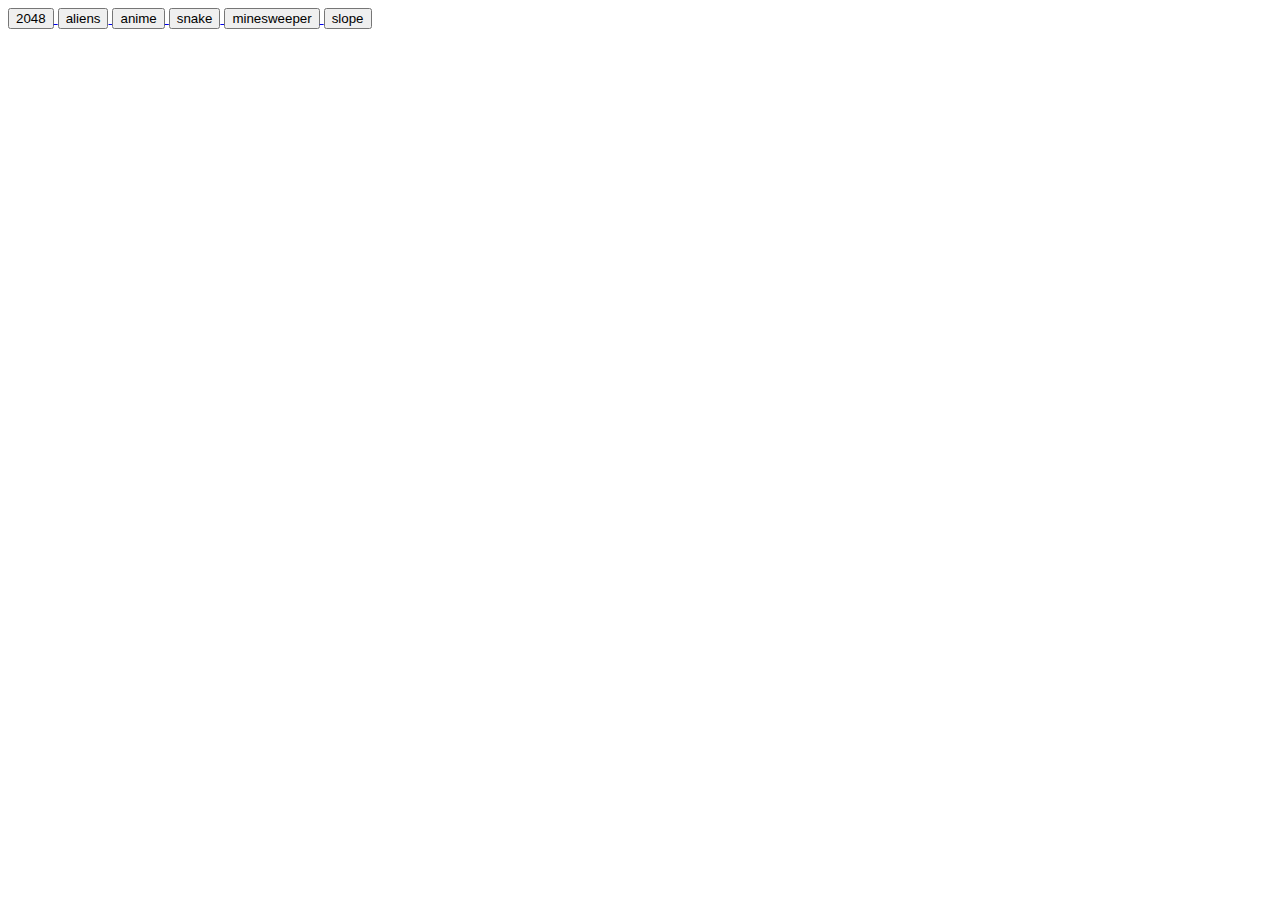
<file: index.html>
<!DOCTYPE html>

<html>
  
  <head>
    
    <title>Blocked games</title>
  
  </head>

  <body> 
    
    <a href="2048_parent/2048.html">
        <button type="button">2048</button>
    </a>
    
    <a href="aliens_parent/aliens.html">
              
        <button type="button">aliens</button>
    </a>
    
    <a href="animeclicker_parent/anime.html">
        <button type="button">anime</button>
    </a>
    
    <a href="snake_parent/snake.html">
        <button type="button">snake</button>
    </a>
    
    <a href="minesweeper_parent/minesweeper.html">
        <button type="button">minesweeper</button>
    </a>
    
    <a href="slopegame_parent/slope.html">
        <button type="button">slope</button>
    </a>
    

  </body>

</html>
</file>
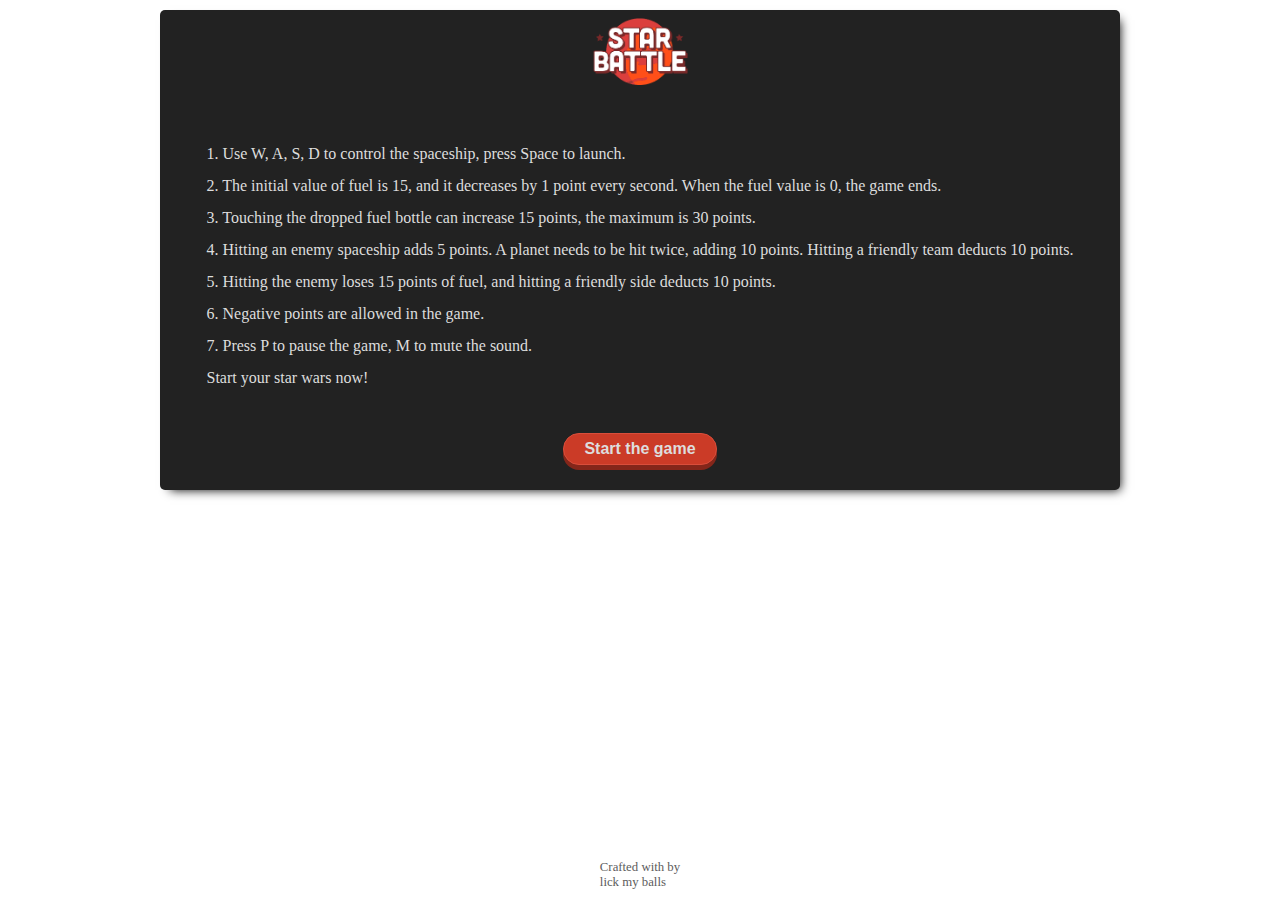
<file: aliens_parent/index.html>
<!DOCTYPE html>
<html lang="en">

<head>
    <meta charset="UTF-8">
    <meta name="viewport" content="width=device-width, initial-scale=1.0">
    <meta http-equiv="X-UA-Compatible" content="ie=edge">
    <link rel="stylesheet" href="css/common.css">
    <link rel="stylesheet" href="css/style.css">
    <title>Star Battle</title>
</head>

<body>
    <!-- Game -->
    <div id="app">
        <div id="logo">
            <img src="./img/logo-01.png" alt="logo">
        </div>
        <div id="container" class="absolute">
            <div id="start" class="column">
                <p class="message pre">
                    1. Use W, A, S, D to control the spaceship, press Space to launch.
                    2. The initial value of fuel is 15, and it decreases by 1 point every second. When the fuel value is 0, the game ends.
                    3. Touching the dropped fuel bottle can increase 15 points, the maximum is 30 points.
                    4. Hitting an enemy spaceship adds 5 points. A planet needs to be hit twice, adding 10 points. Hitting a friendly team deducts 10 points.
                    5. Hitting the enemy loses 15 points of fuel, and hitting a friendly side deducts 10 points.
                    6. Negative points are allowed in the game.
                    7. Press P to pause the game, M to mute the sound.
                    Start your star wars now!
                </p>
                <button id="start-btn" class="btn">
                    <p>Start the game</p>
                    <p>Loading...</p>
                </button>
            </div>
            <div id="play" class="absolute">
                <canvas id="canvas" class="absolute"></canvas>
                <div class="content absolute">
                    <div class="header">
                        <ul class="info">
                            <li>
                                <img src="./img/time3.png" alt="time">
                                <span id="time">00</span>
                            </li>
                            <li>
                                <img src="./img/fuel2.png" alt="fuel">
                                <span id="fuel">00</span>
                            </li>
                            <li>
                                <img src="./img/score.png" alt="score">
                                <span id="score">00</span>
                            </li>
                            <li>
                                <img src="./img/playerBullet.png" alt="score">
                                <span id="shoot">00</span>
                            </li>

                        </ul>
                        <ul class="option">
                            <li id="game-font-size-add">
                                <img class="pause" src="./img/a+.png" alt="time">
                            </li>
                            <li id="game-font-size-reduce">
                                <img class="pause" src="./img/a-.png" alt="time">
                            </li>
                            <li id="game-mute-btn">
                                <img class="pause" src="./img/mute.png" alt="time">
                                <img class="pause" src="./img/speaker.png" alt="time">
                            </li>
                            <li id="game-pause-btn">
                                <img class="pause" src="./img/play.png" alt="time">
                                <img class="pause" src="./img/pause.png" alt="time">
                            </li>
                        </ul>
                    </div>
                </div>
            </div>
            <div id="over" class="column absolute">
                <div class="game-data">
                    <p class="message">
                        <span>
                            <img src="./img/time3.png" alt="time">
                        </span>
                        <span>
                            --
                        </span>
                        <span class="time">00</span>
                    </p>
                    <p class="message">
                        <span>
                            <img src="./img/score.png" alt="score">
                        </span>
                        <span>
                            --
                        </span>
                        <span class="score">00</span>
                    </p>
                    <p class="message">
                        <span>
                            <img src="./img/playerBullet.png" alt="score">
                        </span>
                        <span>
                            --
                        </span>
                        <span class="shoot">00</span>
                    </p>
                </div>
                <input type="text" id="name" placeholder="Please enter your name" />
                <button id="submit-btn" class="btn" disabled>
                    Continue the game
                </button>
            </div>
            <div id="rank" class="column absolute">
                <table class="scroll">
                    <thead>
                        <tr>
                            <th>rank</th>
                            <th>Name</th>
                            <th>Score</th>
                            <th>seconds</th>
                        </tr>
                    </thead>
                    <tbody>

                    </tbody>
                </table>
                <button id="restart-btn" class="btn">
                    back to start
                </button>
            </div>
        </div>
    </div>
    <footer>
        <span>Crafted with by
            <p>lick my balls<p/>
        </span>
    </footer>
    <script src="js/config/config.js"></script>
    <script src="js/utils/utils.js"></script>
    <script src="js/utils/res.js"></script>
    <script src="js/class/scene.js"></script>
    <script src="js/class/cooldown.js"></script>
    <script src="js/class/element.js"></script>
    <script src="js/class/animation.js"></script>
    <script src="js/class/plane.js"></script>
    <script src="js/class/bullet.js"></script>
    <script src="js/class/player.js"></script>
    <script src="js/class/enemy.js"></script>
    <script src="js/class/meteorite.js"></script>
    <script src="js/class/friend.js"></script>
    <script src="js/class/star.js"></script>
    <script src="js/class/fuel.js"></script>
    <script src="js/scenes/start.js"></script>
    <script src="js/scenes/play.js"></script>
    <script src="js/scenes/over.js"></script>
    <script src="js/scenes/rank.js"></script>
    <script src="js/game.js"></script>
    <script src="js/main.js"></script>
</body>

</html>
</file>
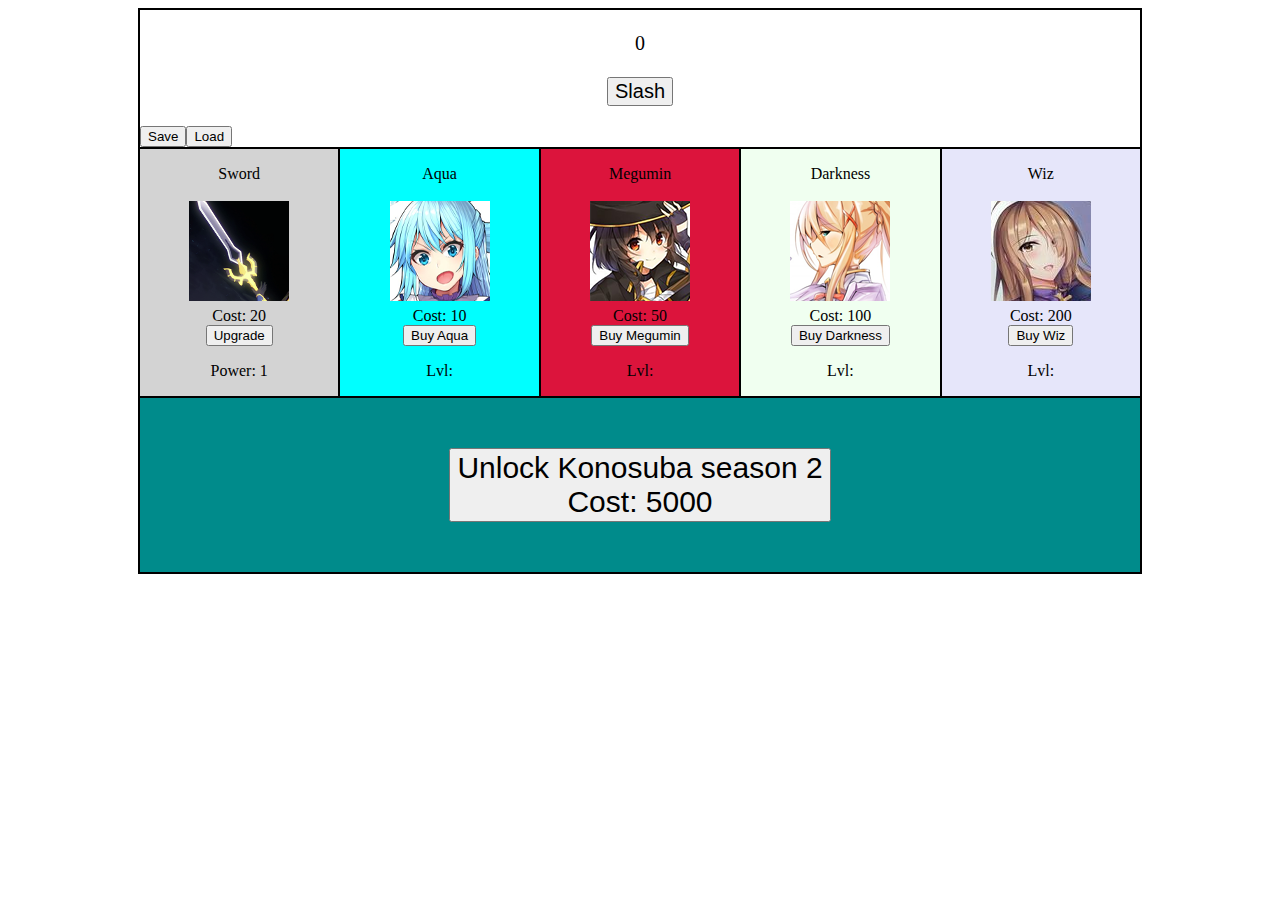
<file: animeclicker_parent/index.html>
<!DOCTYPE html>
<html lang="en">

<head>
    <meta charset="UTF-8">
    <title>Anime clicker</title>
    <style>
        h1 {
            font-family: sans-serif;
        }

        img {
            border: 2px solid rgba(0, 0, 0, 0);
        }

        #innpakning {
            margin: auto;
            max-width: 1000px;
            min-width: 420px;
            border: solid 2px black;
        }

        .counter {
            margin: auto;
            margin-top: 20px;
            margin-bottom: 20px;
            padding: 2px;
            text-align: center;
            font-size: 20px;
        }

        .flexbox {
            display: flex;
            justify-content: space-around;
            flex-wrap: wrap;
        }

        .item {
            flex-grow: 1;
            flex-basis: 15%
        }

        .wrap {
            text-align: center;
        }

        .red {
            background-color: red;
        }

        .cost {
            margin: 0;
        }

        .swordCost {
            margin: 0;
        }

        .rightSolid {
            border-right: 2px solid black;
            border-top: 2px solid black;
        }

        .swordBackground {
            background-color: lightgray;
            border-right: 2px solid black;
            border-top: 2px solid black;
        }

        .aquaBackground {
            background-color: aqua;
            border-right: 2px solid black;
            border-top: 2px solid black;
        }

        .meguminBackground {
            background-color: crimson;
            border-right: 2px solid black;
            border-top: 2px solid black;
        }

        .darknessBackground {
            background-color: honeydew;
            border-right: 2px solid black;
            border-top: 2px solid black;
        }

        .wizBackground {
            background-color: lavender;
            border-top: 2px solid black;
        }

        .slash {
            margin-bottom: 20px;
            font-size: 20px;
        }

        .bought {
            border: 2px solid gold;
        }

        .break {
            flex-basis: 100%;
            border-top: 2px solid black;
            background-color: darkcyan;
        }

        .seasonButton {
            margin: 50px;
            font-size: 30px;
        }

        .counterDiv {
            margin: auto;
            position: fixed;
            width: 100%;
            transition: all 1s;
        }

        .fixingDiv {
            max-width: 420px;
            background-color: white;
            border: 2px solid black;
        }

        .hide {
            opacity: 0;
            left: -100%;
        }

        .show {
            opacity: 1;
            left: 0;
        }

    </style>
</head>

<body>
    <div id="innpakning">
        <div class="counterDiv hide">
            <div class="fixingDiv">
                <p class="counter">0</p>
                <div class="wrap"><button class="slash">Slash</button></div>
            </div>
        </div>
        <div>
            <p class="counter">0</p>
            <div class="wrap"><button class="slash">Slash</button></div>
            <button class="save">Save</button><button class="load">Load</button>
        </div>

        <div class="flexbox">
            <div class="item swordBackground">
                <div class="wrap">
                    <p>Sword</p>
                    <img src="sword.png">
                    <p class="swordCost">Cost: 20</p><button class="swordButton">Upgrade</button>
                    <p class="power">Power: 1</p>
                </div>
            </div>
            <div class="item aquaBackground">
                <div class="wrap">
                    <p>Aqua</p>
                    <img src="aqua.png" class="heroPic">
                    <p class="cost">Cost: 10</p><button class="heroButton aqua">Buy Aqua</button>
                    <p class="lvl aqua">Lvl:</p>
                </div>
            </div>
            <div class="item meguminBackground">
                <div class="wrap">
                    <p>Megumin</p><img src="megumin.png" class="heroPic">
                    <p class="cost">Cost: 50</p><button class="heroButton megumin">Buy Megumin</button>
                    <p class="lvl megumin">Lvl:</p>
                </div>
            </div>
            <div class="item darknessBackground">
                <div class="wrap">
                    <p>Darkness</p><img src="darkness.png" class="heroPic">
                    <p class="cost">Cost: 100</p><button class="heroButton darkness">Buy Darkness</button>
                    <p class="lvl darkness">Lvl:</p>
                </div>
            </div>
            <div class="item wizBackground">
                <div class="wrap">
                    <p>Wiz</p><img src="wiz.png" class="heroPic">
                    <p class="cost">Cost: 200</p><button class="heroButton wiz">Buy Wiz</button>
                    <p class="lvl wiz">Lvl:</p>
                </div>
            </div>
        </div>

    </div>
    <script>
        var getCounter = document.querySelectorAll(".counter");
        var getSlash = document.querySelectorAll(".slash");
        var getSwordUpgrade = document.querySelector(".swordButton");
        var getSwordInfo = document.querySelector(".power");
        var getSwordCost = document.querySelector(".swordCost");
        var getFlexboxDiv = document.querySelector(".flexbox");

        var getALLHeroButton = document.querySelectorAll(".heroButton");
        var getAllLvlInfo = document.querySelectorAll(".lvl");
        var getAllCost = document.querySelectorAll(".cost");
        var getAllPics = document.querySelectorAll(".heroPic");


        // scroll function from stack overflow
        var myID = document.querySelector(".counterDiv");

        var myScrollFunc = function() {

            var y = window.scrollY;
            if (y >= 100) {
                myID.className = "counterDiv show";
            } else {
                myID.className = "counterDiv hide";
            }
        };

        window.addEventListener("scroll", myScrollFunc);
        //

        getSlash[0].addEventListener("click", slash);
        getSlash[1].addEventListener("click", slash);
        getSwordUpgrade.addEventListener("click", upgradeSlash);





        for (var x of getALLHeroButton) {
            x.addEventListener("click", buy);
        }

        var loopTime = 0; // how many times it has been looped, max 10 then resets
        var poeng = 0;
        var removeSeason = 0; // specefies what season button to remove, also used to know the what seasons the player bought
        var createdDivs = [];
        var createdButtons = [];

        class Hero {
            constructor(name, cost, lvl, power, visualCost) {
                this.name = name;
                this.cost = cost;
                this.lvl = lvl;
                this.power = power;
                this.visualCost = visualCost;
            }
        }

        // defining heroes/waifus
        var swordClassic = new Hero("sword", 20, 0, 1);
        var heroClassic = [new Hero("aqua", 10, 0, 1), new Hero("megumin", 50, 0, 1), new Hero("darkness", 100, 0, 1), new Hero("wiz", 200, 0, 1)]; // first heroes ever made just as a testing ground can be more automated

        // add new heroes/waifus and new seasons here :3 // the first-dimensional index represents the anime and the second-dimensional is the characters linked into it (in heroesSeasonName)
        var seasonName = ["Konosuba Season 2", "Re: Zero", "Monster Musume", "Little Witch Academia", "To Love Ru", "???"]; // add "???" at the end to end the game with credits!
        var heroesSeasonName = [
            ["yunyun", "luna", "eris", "komekko"],
            ["emilia", "ram", "rem", "beatrice", "pack", "felix"],
            ["miia", "rachnera", "suu", "papi", "centorea", "meroune", "lala", "zombina", "tionishia", "manako"],
            ["akko", "sucy", "diana", "lotte", "amanda"],
            ["lala_Deviluke", "haruna", "yami", "yui", "mikan", "run"]
        ];
        var heroesSeasonAr = [];

        var costNewHero = 200;
        var powerNewHero = 1;
        var newSeasonCost = 5000;
        var newSeasonCostVisual = 5000;

        for (var i = 0; i < heroesSeasonName.length; i++) {
            heroesSeasonAr.push([]);
            for (var k = 0; k < heroesSeasonName[i].length; k++) {
                costNewHero = Math.floor(costNewHero * 2.5);
                if (costNewHero > 5000) {
                    powerNewHero = Math.floor(costNewHero * 0.002);
                } else {
                    powerNewHero++;
                }
                var costNewHeroVisual;
                heroesSeasonAr[i].push(new Hero(heroesSeasonName[i][k], costNewHero, 0, powerNewHero, simpleNumber(costNewHero, costNewHeroVisual)));
            }
        }
        console.log(heroesSeasonAr);

        createdDivs.push(document.createElement("div"));
        createdDivs[0].classList.add("break");
        createdDivs[0].classList.add("wrap");
        createdButtons.push(document.createElement("button"));
        createdButtons[0].innerHTML = "Unlock Konosuba season 2<br>Cost: " + newSeasonCost;
        createdButtons[0].classList.add("seasonButton");
        getFlexboxDiv.appendChild(createdDivs[0]);
        createdDivs[0].appendChild(createdButtons[0]);

        createdButtons[0].addEventListener("click", addHeroes);

        function addHeroes() {
            if (poeng >= newSeasonCost) {
                poeng -= newSeasonCost;
                var poengVisual;
                getCounter[1].innerHTML = simpleNumber(poeng, poengVisual);
                getCounter[0].innerHTML = simpleNumber(poeng, poengVisual);

                createdDivs[removeSeason].innerHTML = "<h1>" + seasonName[removeSeason] + "</h1>";

                if (createdDivs[removeSeason].innerHTML === "<h1>???</h1>") {
                    createdDivs[removeSeason].innerHTML = "<h1>Thank you for playing this game! It took a lot of time and effort to make this, hope you had fun :3<br><br>You can keep playing if you want! Theoretically this goes to infinity :p<br><br>Source code is open and free-to-use for your own needs<br>I made it really easy to add new waifus aswell!</h1>";
                }

                for (var i = 0; i < heroesSeasonAr[removeSeason].length; i++) {
                    heroClassic.push(heroesSeasonAr[removeSeason][i]);
                    //console.log("hero added!");
                    var createDiv = document.createElement("div");
                    createDiv.classList.add("item");
                    createDiv.classList.add("rightSolid");
                    createDiv.style.backgroundColor = "hsl(" + Math.floor(Math.random() * 359 + 1) + ", 60%, 70%)"; //"#" + Math.floor(Math.random() * 999999 + 100000);
                    getFlexboxDiv.appendChild(createDiv);
                    var createWrapDiv = document.createElement("div");
                    createWrapDiv.classList.add("wrap");
                    createWrapDiv.innerHTML = `<p>` +
                        heroesSeasonAr[removeSeason][i].name.toUpperCase()[0] + heroesSeasonAr[removeSeason][i].name.slice(1) + `</p><img src="` +
                        heroesSeasonAr[removeSeason][i].name + `.png" class="heroPic">
                    <p class="cost">Cost: ` +
                        heroesSeasonAr[removeSeason][i].visualCost + `</p><button class="heroButton ` +
                        heroesSeasonAr[removeSeason][i].name + `">Buy ` +
                        heroesSeasonAr[removeSeason][i].name.toUpperCase()[0] + heroesSeasonAr[removeSeason][i].name.slice(1) + `</button>
                    <p class="lvl ` +
                        heroesSeasonAr[removeSeason][i].name + `">Lvl:</p>`;
                    createDiv.appendChild(createWrapDiv);
                }

                removeSeason++;

                // adds a new season

                newSeasonCost = Math.floor(newSeasonCost * 2.5 * (removeSeason * removeSeason * removeSeason * removeSeason * removeSeason * removeSeason * removeSeason));


                console.log("Next season cost: " + newSeasonCost);

                createdDivs.push(document.createElement("div"));
                createdDivs[removeSeason].classList.add("break");
                createdDivs[removeSeason].classList.add("wrap");
                createdButtons.push(document.createElement("button"));
                createdButtons[removeSeason].innerHTML = "Unlock " + seasonName[removeSeason] + "<br>Cost: " + simpleNumber(newSeasonCost, newSeasonCostVisual);
                createdButtons[removeSeason].classList.add("seasonButton");
                getFlexboxDiv.appendChild(createdDivs[removeSeason]);
                createdDivs[removeSeason].appendChild(createdButtons[removeSeason]);

                createdButtons[removeSeason].addEventListener("click", addHeroes);

                //

                getALLHeroButton = document.querySelectorAll(".heroButton");
                getAllLvlInfo = document.querySelectorAll(".lvl");
                getAllCost = document.querySelectorAll(".cost");
                getAllPics = document.querySelectorAll(".heroPic");

                for (var x of getALLHeroButton) {
                    x.addEventListener("click", buy);
                }
            } else {
                this.classList.add("red");
                var e = this;
                setTimeout(function reddy() {
                    e.classList.remove("red");
                }, 100)
                //alert("You don't have enough money, ask Aqua to stop drinking booze and help you!");
                console.log("Can't buy! The season costs: " + newSeasonCost);
            }
        }

        function slash() {
            poeng += swordClassic.power;
            var poengVisual;
            getCounter[1].innerHTML = simpleNumber(poeng, poengVisual);
            getCounter[0].innerHTML = simpleNumber(poeng, poengVisual);
        }

        function upgradeSlash() {
            if (poeng >= swordClassic.cost) {
                if (swordClassic.power < 8) {
                    swordClassic.power++;
                } else {
                    swordClassic.power = Math.floor(swordClassic.cost * 0.02); // more scalable and fair
                    //swordClassic.power = Math.floor(swordClassic.power * 1.7); // was 1.2 in beta
                }
                poeng -= swordClassic.cost;
                swordClassic.cost = Math.floor(swordClassic.cost * 1.7); // was 2.7 in beta
                getSwordCost.innerHTML = "Cost: " + simpleNumber(swordClassic.cost, swordClassic.visualCost);
                var poengVisual;
                getCounter[1].innerHTML = simpleNumber(poeng, poengVisual);
                getCounter[0].innerHTML = simpleNumber(poeng, poengVisual);
            } else {
                this.classList.add("red");
                var e = this;
                setTimeout(function reddy() {
                    e.classList.remove("red");
                }, 100)
                //alert("You don't have enough money, ask Aqua to stop drinking booze and help you!");
            }

            getSwordInfo.innerHTML = "Power: " + simpleNumber(swordClassic.power, swordClassic.visualCost);
        }

        function buy() {
            for (var i = 0; i < getAllLvlInfo.length; i++) {
                if (getAllLvlInfo[i].classList[1] === this.classList[1] && poeng >= heroClassic[i].cost) {
                    heroClassic[i].lvl += 1;
                    getAllLvlInfo[i].innerHTML = "Lvl: " + heroClassic[i].lvl;
                    poeng -= heroClassic[i].cost;
                    heroClassic[i].cost = Math.floor(heroClassic[i].cost * 1.2);
                    getAllCost[i].innerHTML = "Cost: " + simpleNumber(heroClassic[i].cost, heroClassic[i].visualCost);
                    var poengVisual;
                    getCounter[1].innerHTML = simpleNumber(poeng, poengVisual);
                    getCounter[0].innerHTML = simpleNumber(poeng, poengVisual);

                    if (getAllPics[i].classList[1] != "bought") {
                        getAllPics[i].classList.add("bought");
                    }

                    this.innerHTML = "Lvl up";

                } else if (getAllLvlInfo[i].classList[1] === this.classList[1] && poeng < heroClassic[i].cost) {
                    this.classList.add("red");
                    var e = this;
                    setTimeout(function reddy() {
                        e.classList.remove("red");
                    }, 100)
                    //alert("You don't have enough money, ask Aqua to stop drinking booze and help you!");
                    console.log("Can't buy! The hero costs: " + heroClassic[i].cost)
                }
            }

        }

        function toFixed(x) {
            if (Math.abs(x) < 1.0) {
                var e = parseInt(x.toString().split('e-')[1]);
                if (e) {
                    x *= Math.pow(10, e - 1);
                    x = '0.' + (new Array(e)).join('0') + x.toString().substring(2);
                }
            } else {
                var e = parseInt(x.toString().split('+')[1]);
                if (e > 20) {
                    e -= 20;
                    x /= Math.pow(10, e);
                    x += (new Array(e + 1)).join('0');
                }
            }
            return x;
        }

        function simpleNumber(costOfIt, visualOfIt) {
            if (costOfIt > 1e21) {
                var visualOfIt = toFixed(costOfIt);
            } else {
                var visualOfIt = costOfIt.toString();
            }


            var visualLeng = 6;
            var maxLeng = 4;
            var letterArrayIndex = 0;

            // all illions put in by MY PP HARD @thatNorwegianMapper
            var letterArray = ["K", "M", "B", "T", " Quadrillion", " Quintillion", " Sextillion", " Septillion", " Octillion", " Nonillion", " Decillion", " Undecillion", " Duodecillion", " Tredecillion", " Quatuordecillion", " Quindecillion", " Sexdecillion", " Septendecillion", " Octodecillion", " Novemdecillion", " Vigintillion", " Unvigintillion", " Duovigintillion", " Tresvigintillion", " Quatuorvigintillion", " Quinquavigintillion", " Sesvigintillion", " Septemvigintillion", " Octovigintillion", " Novemvigintillion", " Trigintillion", " Untrigintillion", " Duotrigintillion", " Trestrigintillion", " Quatuortrigintillion", " Quinquatrigintillion", " Sestrigintillion", " Septentrigintillion", " Octotrigintillion", " Novemtrigintillion", " Quadragintillion", " Unquadragintillion", " Duoquadragintillion", " Tresquadragintillion", " Quatuorquadragintillion", " Quinquaquadragintillion", " Sesquadragintillion", " Septemquadragintillion", " Octoquadragintillion", " Novemquadragintillion", " Quinquagintillion", " Unquinquagintillion", " Duoquinquagintillion", " Tresquinquagintillion", " Quatuorquinquagintillion", " Quinquaquinquagintillion", " Sesquinquagintillion", " Septenquinquagintillion", " Octoquinquagintillion", " Novemquinquagintillion", " Sexagintillion", " Unsexagintillion", " Duosexagintillion", " Tressexagintillion", " Quatuorsexagintillion", " Quinquasexagintillion", " Sexasexagintillion", " Septemsexagintillion", " Octosexagintillion", " Novemsexagintillion", " Septuagintillion", " Unseptuagintillion", " Duoseptuagintillion", " Tresseptuagintillion", " Quatuorseptuagintillion", " Quinquaseptuagintillion", " Sexaseptuagintillion", " Septenseptuagintillion", " Octoseptuagintillion", " Novemseptuagintillion", " Octogintillion", " Unoctogintillion", " Duooctogintillion", " Tresoctogintillion", " Quatuoroctogintillion", " Quinquaoctogintillion", " Sesoctogintillion", " Septemoctogintillion", " Octooctogintillion", " Novemoctogintillion", " Nonagintillion", " Unnonagintillion", " Duononagintillion", " Tresnonagintillion", " Quatuornonagintillion", " Quinquanonagintillion", " Sesnonagintillion", " Septemnonagintillion", " Octononagintillion", " Novemnonagintillion", " Centillion", " Uncentillion"];


            var leng = 4;
            var slic = 1;

            for (var g = 0; g < visualOfIt.length; g++) {
                if (visualOfIt.length <= visualLeng) {
                    if (leng < maxLeng) {
                        leng = maxLeng;
                    }

                    if (visualOfIt.length === leng) {
                        if (slic > 2) {
                            if (costOfIt > 1e21) {
                                visualOfIt = toFixed(costOfIt).slice(0, slic) + letterArray[letterArrayIndex];
                            } else {
                                visualOfIt = costOfIt.toString().slice(0, slic) + letterArray[letterArrayIndex];
                            }
                            break;
                        } else {
                            if (costOfIt > 1e21) {
                                visualOfIt = toFixed(costOfIt).slice(0, slic) + "," + toFixed(costOfIt).slice(slic, 3) + letterArray[letterArrayIndex];
                            } else {
                                visualOfIt = costOfIt.toString().slice(0, slic) + "," + costOfIt.toString().slice(slic, 3) + letterArray[letterArrayIndex];
                            }
                            break;
                        }
                    } else {
                        leng++;
                        slic++;
                    }
                } else {
                    maxLeng += 3;
                    visualLeng += 3;
                    letterArrayIndex++;
                }
            }

            return visualOfIt;
        }

        function loop() {
            loopTime++;

            if (heroClassic[0].lvl > 0 && loopTime === 10) {
                poeng += heroClassic[0].lvl * heroClassic[0].power;
                var poengVisual;
                getCounter[1].innerHTML = simpleNumber(poeng, poengVisual);
                getCounter[0].innerHTML = simpleNumber(poeng, poengVisual);
            }
            if (heroClassic[1].lvl > 0 && loopTime === 3 || heroClassic[1].lvl > 0 && loopTime === 6) {
                poeng += heroClassic[1].lvl * heroClassic[1].power;
                var poengVisual;
                getCounter[1].innerHTML = simpleNumber(poeng, poengVisual);
                getCounter[0].innerHTML = simpleNumber(poeng, poengVisual);
            }
            if (heroClassic[2].lvl > 0 && loopTime === 4 || heroClassic[1].lvl > 0 && loopTime === 5 || heroClassic[1].lvl > 0 && loopTime === 7) {
                poeng += heroClassic[2].lvl * heroClassic[2].power;
                var poengVisual;
                getCounter[1].innerHTML = simpleNumber(poeng, poengVisual);
                getCounter[0].innerHTML = simpleNumber(poeng, poengVisual);
            }
            if (heroClassic[3].lvl > 0) {
                poeng += heroClassic[3].lvl * heroClassic[3].power;
                var poengVisual;
                getCounter[1].innerHTML = simpleNumber(poeng, poengVisual);
                getCounter[0].innerHTML = simpleNumber(poeng, poengVisual);
            }
            for (var i = 4; i < heroClassic.length; i++) {
                if (heroClassic[i].lvl > 0) {
                    poeng += heroClassic[i].lvl * heroClassic[i].power;
                    var poengVisual;
                    getCounter[1].innerHTML = simpleNumber(poeng, poengVisual);
                    getCounter[0].innerHTML = simpleNumber(poeng, poengVisual);
                }
            }

            if (loopTime > 10) {
                loopTime = 0;
            }
            setTimeout(loop, 100);
        }
        loop();

    </script>
    <script>
        var getSave = document.querySelector(".save");
        var getLoad = document.querySelector(".load");

        getSave.addEventListener("click", save);
        getLoad.addEventListener("click", load);

        var loaded = false; // makes it so that the player needs to refresh the browser before loading

        function save() {
            localStorage.setItem("heroArray", JSON.stringify(heroClassic));
            localStorage.setItem("swordClassic", JSON.stringify(swordClassic));
            localStorage.setItem("poeng", poeng);
            localStorage.setItem("removeSeason", removeSeason);

            alert("Game saved! You may exit the browser, your progress will be back when you press 'Load' button!");
        }

        function load() {
            if (loaded) {
                alert("please refresh browser before loading twice!");
            } else if (removeSeason > 0) {
                alert("please refresh browser before loading!");
            } else {
                loaded = true;

                heroClassic = JSON.parse(localStorage.getItem("heroArray"));
                swordClassic = JSON.parse(localStorage.getItem("swordClassic"));
                poeng = Number(localStorage.getItem("poeng", poeng));
                removeSeasonStorage = Number(localStorage.getItem("removeSeason", removeSeason));

                p = removeSeasonStorage;

                for (var h = 0; h < p; h++) {
                    if (removeSeasonStorage > 0) {
                        removeSeasonStorage = 0;
                    }

                    createdDivs[removeSeason].innerHTML = "<h1>" + seasonName[removeSeason] + "</h1>";

                    if (createdDivs[removeSeason].innerHTML === "<h1>???</h1>") {
                        createdDivs[removeSeason].innerHTML = "<h1>Thank you for playing this game! It took a lot of time and effort to make this, hope you had fun :3<br><br>You can keep playing if you want! Theoretically this goes to infinity :p<br><br>Source code is open and free-to-use for your own needs<br>I made it really easy to add new waifus aswell!</h1>";
                    }

                    for (var i = 0; i < heroesSeasonAr[removeSeason].length; i++) {
                        //console.log("hero added!");
                        var createDiv = document.createElement("div");
                        createDiv.classList.add("item");
                        createDiv.classList.add("rightSolid");
                        createDiv.style.backgroundColor = "hsl(" + Math.floor(Math.random() * 359 + 1) + ", 60%, 70%)"; //"#" + Math.floor(Math.random() * 999999 + 100000);
                        getFlexboxDiv.appendChild(createDiv);
                        var createWrapDiv = document.createElement("div");
                        createWrapDiv.classList.add("wrap");
                        createWrapDiv.innerHTML = `<p>` +
                            heroesSeasonAr[removeSeason][i].name.toUpperCase()[0] + heroesSeasonAr[removeSeason][i].name.slice(1) + `</p><img src="` +
                            heroesSeasonAr[removeSeason][i].name + `.png" class="heroPic">
                    <p class="cost">Cost: ` +
                            heroesSeasonAr[removeSeason][i].visualCost + `</p><button class="heroButton ` +
                            heroesSeasonAr[removeSeason][i].name + `">Buy ` +
                            heroesSeasonAr[removeSeason][i].name.toUpperCase()[0] + heroesSeasonAr[removeSeason][i].name.slice(1) + `</button>
                    <p class="lvl ` +
                            heroesSeasonAr[removeSeason][i].name + `">Lvl:</p>`;
                        createDiv.appendChild(createWrapDiv);
                    }

                    removeSeason++;

                    // adds a new season

                    newSeasonCost = Math.floor(newSeasonCost * 2.5 * (removeSeason * removeSeason * removeSeason * removeSeason * removeSeason * removeSeason * removeSeason));

                    createdDivs.push(document.createElement("div"));
                    createdDivs[removeSeason].classList.add("break");
                    createdDivs[removeSeason].classList.add("wrap");
                    createdButtons.push(document.createElement("button"));
                    createdButtons[removeSeason].innerHTML = "Unlock " + seasonName[removeSeason] + "<br>Cost: " + simpleNumber(newSeasonCost, newSeasonCostVisual);
                    createdButtons[removeSeason].classList.add("seasonButton");
                    getFlexboxDiv.appendChild(createdDivs[removeSeason]);
                    createdDivs[removeSeason].appendChild(createdButtons[removeSeason]);

                    createdButtons[removeSeason].addEventListener("click", addHeroes);

                    //

                    getALLHeroButton = document.querySelectorAll(".heroButton");
                    getAllLvlInfo = document.querySelectorAll(".lvl");
                    getAllCost = document.querySelectorAll(".cost");
                    getAllPics = document.querySelectorAll(".heroPic");

                    for (var x of getALLHeroButton) {
                        x.addEventListener("click", buy);
                    }
                }

                // visualize
                getSwordCost.innerHTML = "Cost: " + simpleNumber(swordClassic.cost, swordClassic.visualCost);
                getSwordInfo.innerHTML = "Power: " + simpleNumber(swordClassic.power, swordClassic.visualCost);

                var poengVisual;
                getCounter[1].innerHTML = simpleNumber(poeng, poengVisual);
                getCounter[0].innerHTML = simpleNumber(poeng, poengVisual);

                for (var i = 0; i < getAllLvlInfo.length; i++) {
                    if (heroClassic[i].lvl > 0) {
                        getAllLvlInfo[i].innerHTML = "Lvl: " + heroClassic[i].lvl;
                        getALLHeroButton[i].innerHTML = "Lvl up";
                    }
                    getAllCost[i].innerHTML = "Cost: " + simpleNumber(heroClassic[i].cost, heroClassic[i].visualCost);

                    if (getAllPics[i].classList[1] != "bought" && heroClassic[i].lvl > 0) {
                        getAllPics[i].classList.add("bought");
                    }

                }

                console.log("Next season cost: " + newSeasonCost);
                //console.log(heroClassic)
                alert("Game loaded!");
            }
        }

    </script>
    <script>
        getSlash[0].addEventListener("keydown", function(e) {
            if (e.repeat) { //don't do anything if a key is held down.
                e.stopPropagation();
                e.preventDefault();
            }
        });
        getSlash[1].addEventListener("keydown", function(e) {
            console.log("loli")
            if (e.repeat) { //don't do anything if a key is held down.
                e.stopPropagation();
                e.preventDefault();
            }
        });

    </script>
</body>

</html>
</file>
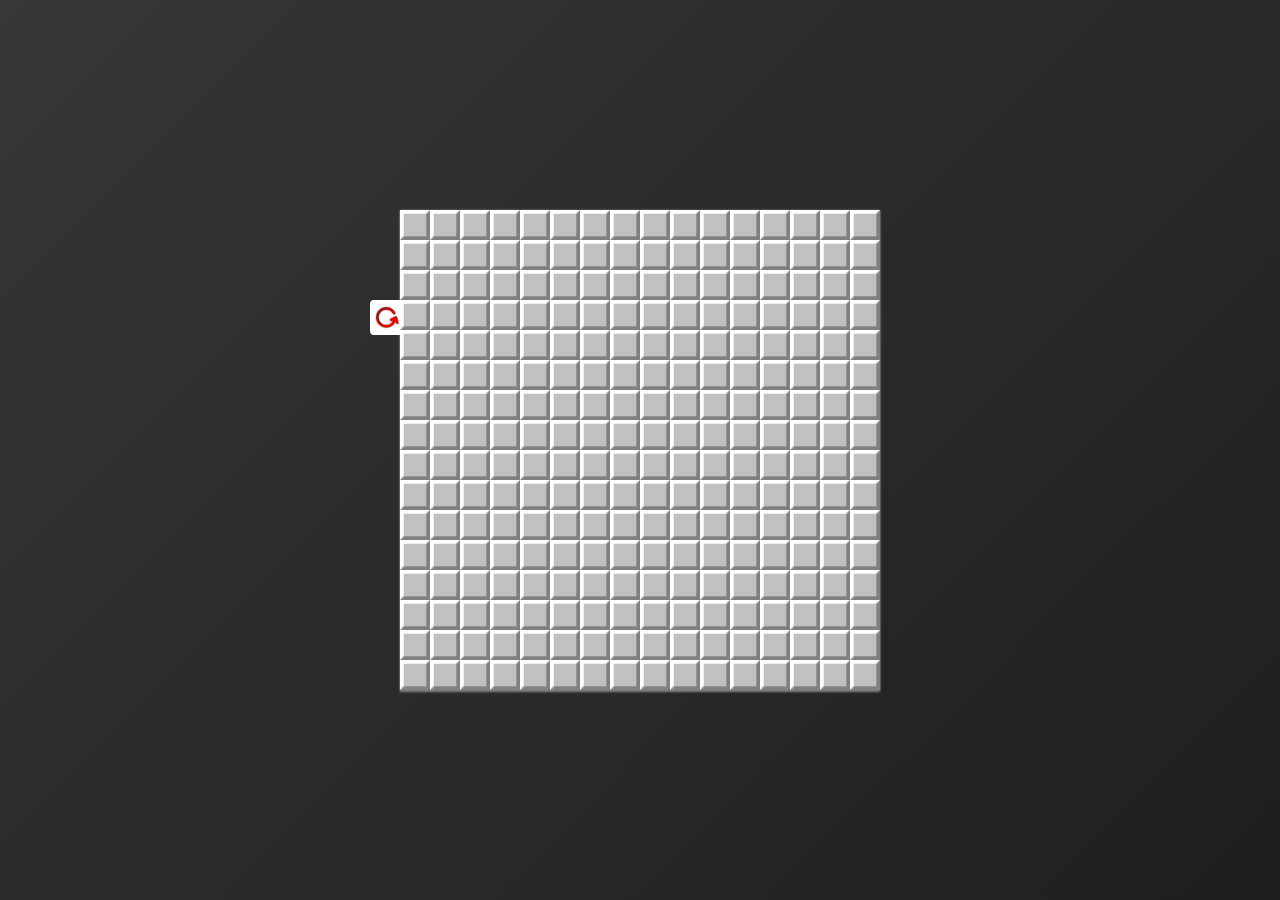
<file: minesweeper_parent/index.html>
﻿<!DOCTYPE html>
<html lang="pt-BR">
	<head>
		<meta charset="UTF-8" />
		<title>Campo Minado</title>
		<link rel="stylesheet" href="assets/css/stylesheet.css" media="all" />
		<link href="https://fonts.googleapis.com/css?family=Baumans" rel="stylesheet" /> 
		<meta name="viewport" content="width=device-width, initial-scale=1.0, user-scalable=yes" />
	</head>
	<body>

		<div id="mineSweeper">
			<!-- canvas gonna be rendered here -->
			<button id="resetGame">Resetar</button>
		</div>

		<script type="text/javascript" src="assets/js/Celula.js"></script>	
		<script type="text/javascript" src="assets/js/Sprite.js"></script>	
		<script type="text/javascript" src="assets/js/routines.js"></script>	
	</body>
</html>
</file>
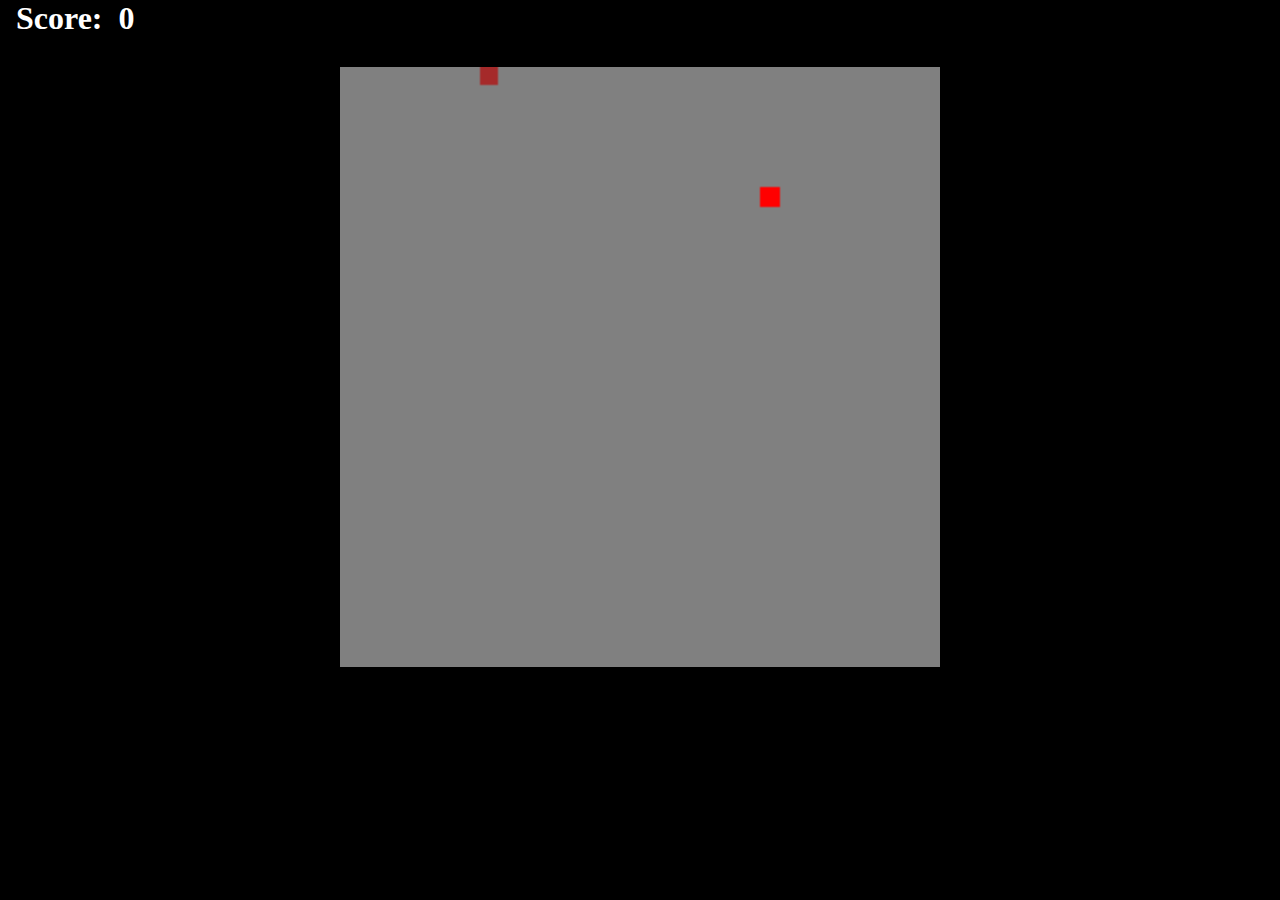
<file: snake_parent/index.html>
<!DOCTYPE html>
<html lang="en">

<head>
    <meta charset="UTF-8">
    <meta http-equiv="X-UA-Compatible" content="IE=edge">
    <meta name="viewport" content="width=device-width, initial-scale=1.0">
    <title>Snake</title>
    <link rel="stylesheet" href="./css/style.css">
    <script src="./js/snake.js" defer></script>
</head>

<body>
    <div class="score">
        <h1>Score: </h1>
        <h2 id="score">0</h2>
    </div>

    <canvas id="game-window" width="300px" height="300px">

    </canvas>
</body>

</html>
</file>
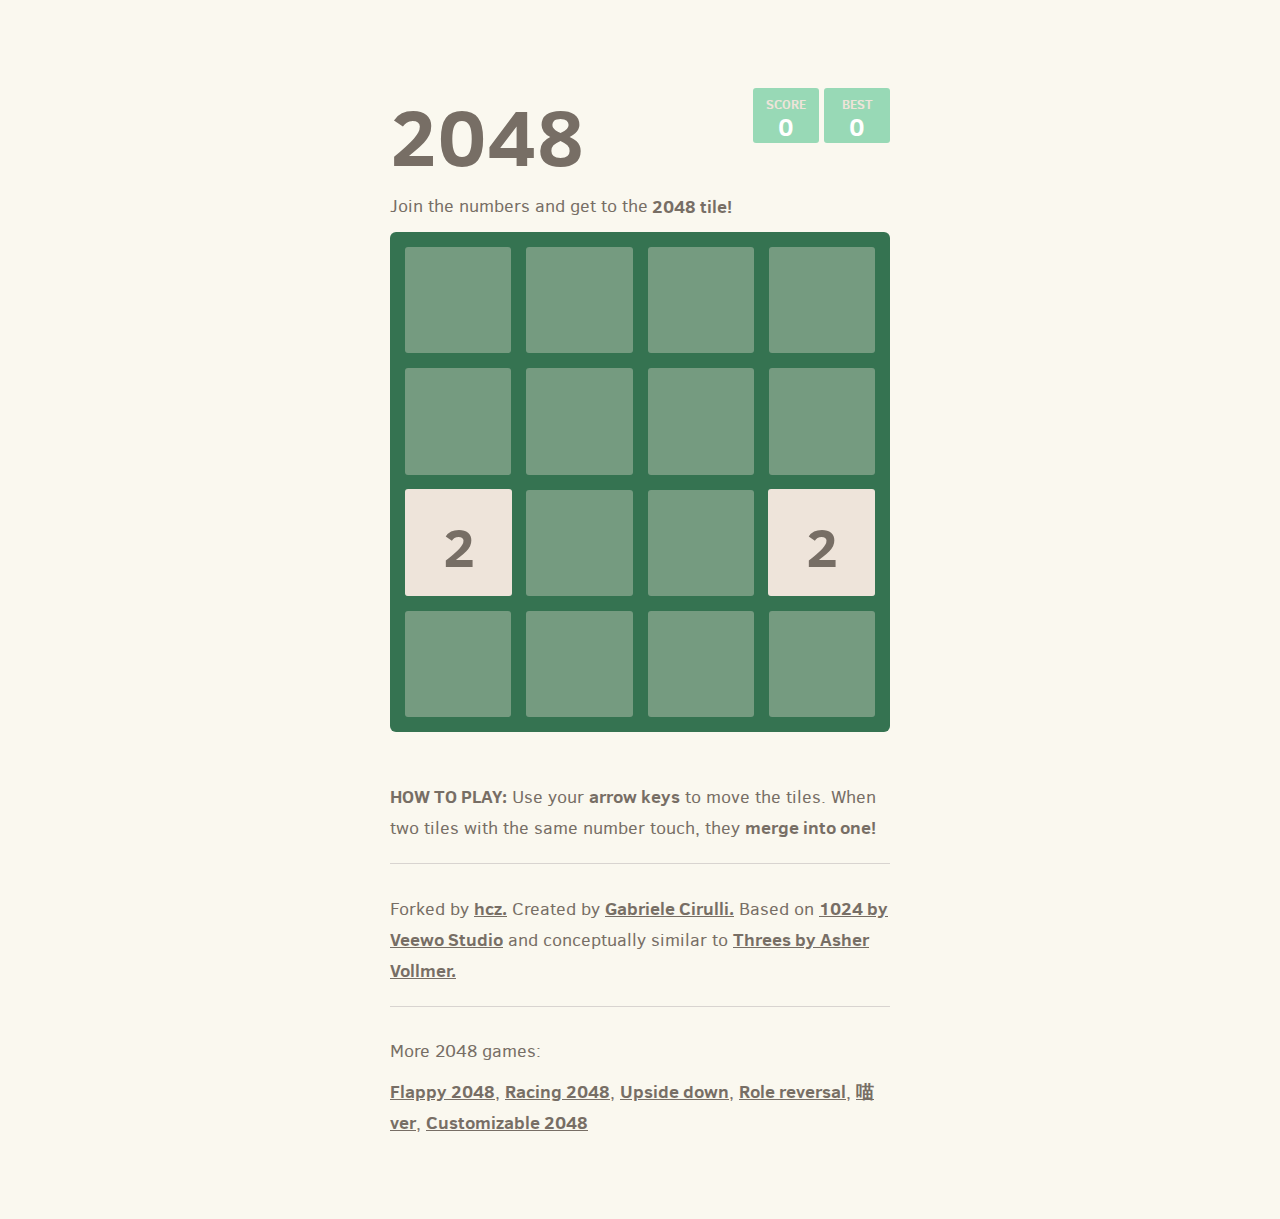
<file: 2048_parent/2048.html>
<!DOCTYPE html>
<html>
<head>
  <meta charset="utf-8">
  <title>2048</title>

  <link href="style/main.css" rel="stylesheet" type="text/css">
  <link rel="shortcut icon" href="favicon.ico">
  <link rel="apple-touch-icon" href="meta/apple-touch-icon.png">
  <meta name="apple-mobile-web-app-capable" content="yes">

  <meta name="HandheldFriendly" content="True">
  <meta name="MobileOptimized" content="320">
  <meta name="viewport" content="width=device-width, target-densitydpi=160dpi, initial-scale=1.0, maximum-scale=1, user-scalable=no, minimal-ui">
</head>
<body>
  <div class="container">
    <div class="heading">
      <h1 class="title">2048</h1>
      <div class="scores-container">
        <div class="score-container">0</div>
        <div class="best-container">0</div>
      </div>
    </div>
    <p class="game-intro"><span class="intro-container">Join the numbers and get to the</span><span class="intro-container"><strong>&nbsp;2048&nbsp;</strong></span><span class="intro-container"><strong>tile!</strong></span></p>

    <div class="game-container">
      <div class="game-message">
        <p></p>
        <div class="lower">
	        <a class="keep-playing-button">Keep going</a>
          <a class="retry-button">Try again</a>
        </div>
      </div>

      <div class="grid-container">
        <div class="grid-row">
          <div class="grid-cell"></div>
          <div class="grid-cell"></div>
          <div class="grid-cell"></div>
          <div class="grid-cell"></div>
        </div>
        <div class="grid-row">
          <div class="grid-cell"></div>
          <div class="grid-cell"></div>
          <div class="grid-cell"></div>
          <div class="grid-cell"></div>
        </div>
        <div class="grid-row">
          <div class="grid-cell"></div>
          <div class="grid-cell"></div>
          <div class="grid-cell"></div>
          <div class="grid-cell"></div>
        </div>
        <div class="grid-row">
          <div class="grid-cell"></div>
          <div class="grid-cell"></div>
          <div class="grid-cell"></div>
          <div class="grid-cell"></div>
        </div>
      </div>

      <div class="tile-container">

      </div>
    </div>

    <p class="game-explanation">
      <strong class="important">How to play:</strong> Use your <strong>arrow keys</strong> to move the tiles. When two tiles with the same number touch, they <strong>merge into one!</strong>
    </p>
    <hr>
    <p>
    Forked by <a href="http://github.com/hczhcz" target="_blank">hcz.</a> Created by <a href="http://gabrielecirulli.com" target="_blank">Gabriele Cirulli.</a> Based on <a href="https://itunes.apple.com/us/app/1024!/id823499224" target="_blank">1024 by Veewo Studio</a> and conceptually similar to <a href="http://asherv.com/threes/" target="_blank">Threes by Asher Vollmer.</a>
    </p>
    <hr>
    <p>More 2048 games:</p>
    <p><a href="https://hczhcz.github.io/Flappy-2048">Flappy 2048</a>, <a href="https://hczhcz.github.io/Racing-2048">Racing 2048</a>, <a href="https://hczhcz.github.io/2048">Upside down</a>, <a href="https://hczhcz.github.io/2048/2047">Role reversal</a>, <a href="https://hczhcz.github.io/2048/20mu">喵 ver</a>, <a href="https://hczhcz.github.io/my-2048">Customizable 2048</a></p>
  </div>

  <script src="js/animframe_polyfill.js"></script>
  <script src="js/keyboard_input_manager.js"></script>
  <script src="js/html_actuator.js"></script>
  <script src="js/grid.js"></script>
  <script src="js/tile.js"></script>
  <script src="js/local_score_manager.js"></script>
  <script src="js/game_manager.js"></script>
  <script src="js/application.js"></script>
</body>
</html>
</file>
<file: aliens_parent/css/common.css>
* {
    margin: 0;
    padding: 0;
    box-sizing: border-box;
    -webkit-tap-highlight-color: rgba(255,0,0,0);
    -webkit-appearance:none;
}

html,body{
    width: 100%;
    height: 100%;
}

li{
    list-style-type: none;
}

.column{
    display: flex;
    flex-direction: column;
    justify-content: space-around;
}

.message {
    font-size: 1rem;
    line-height: 2;
    margin: 0 auto;
    text-align: justify;
}
.pre{
    white-space: pre-line;
}

.btn {
    position: relative;
    display: block;
    font-weight: bold;
    font-size: 1rem;
    color: inherit;
    text-decoration: none;
    margin: 0 auto 5px auto;
    border: solid 1px #D94E3B;
    background: #cb3b27;
    text-align: center;
    padding: 6px 20px;
    transition: all 0.1s;
    box-shadow: 0px 5px 0px #84261a;
    border-radius: 20px;
    outline: none;
    cursor: pointer;
    overflow: hidden;
}
.btn:disabled{
    opacity: 0.6;
}
.btn:active{
    -webkit-box-shadow: 0px 2px 0px #84261a;
    -moz-box-shadow: 0px 2px 0px #84261a;
    box-shadow: 0px 2px 0px #84261a;
    position:relative;
    top:7px;
}
.btn::after{
    content: '';
    position: absolute;
    top: 0;
    left: 0;
    right: 0;
    bottom: 0;
    width: 0;
    height: 0;
    margin: auto;
    border-radius: 50%;
    transition: all 0.5s ease;
    background:rgba(255,255,0,0.5);
}
.btn:active::after{
    width: 100%;
    padding-bottom: 100%;
}

.absolute{
    position: absolute;
    top: 0;
    left: 0;
}

.scroll tbody {
    display: block;
    height: 100%;
    overflow-y: scroll;
    padding-bottom: 8px;
}

.scroll tbody::-webkit-scrollbar{
    width: 1px;
}

.scroll thead,
tbody tr {
    display: table;
    width: 100%;
    table-layout: fixed;
}

tbody tr {
    height: 45px;
}

.scroll thead {
    width: calc(100% - 2px);
}

.scroll tbody::-webkit-scrollbar {
    width:2px;
    }
    /* 滚动槽 */
.scroll tbody::-webkit-scrollbar-track {
    -webkit-box-shadow:inset 0 0 6px rgba(0,0,0,0.3);
    border-radius:10px;
}
    /* 滚动条滑块 */
.scroll tbody::-webkit-scrollbar-thumb {
    border-radius:10px;
    background:rgba(255,255,255,0.5);
    -webkit-box-shadow:inset 0 0 6px rgba(0,0,0,0.5);
}
</file>
<file: aliens_parent/css/style.css>
body {
    display: flex;
    flex-direction: column;
    color: #ddd;
    overflow: hidden;
}

#app {
    position: relative;
    margin: 10px auto;
    background: #222;
    font-size: 14px;
    box-shadow: 5px 5px 10px -5px #000;
    border-radius: 5px;
    overflow: hidden;
}

#logo {
    pointer-events: none;
    position: relative;
    z-index: 2;
    padding: 0.8% 0;
    width: 100%;
    text-align: center;
}

#logo img {
    transition: all 0.5s ease;
    width: 10%;
}

#logo.play-status img {
    width: 6%;
}

#container,
#container>div {
    width: 100%;
    height: 100%;
}

#container>div {
    padding-top: 8%;
    visibility: hidden;
    text-align: center;
    opacity: 0;
}

#container>div.action {
    visibility: visible;
    opacity: 1;
    transition: all 0.2s ease;
}

#start-btn p:nth-child(2) {
    display: none;
}

#start-btn:disabled p:nth-child(1) {
    display: none;
}

#start-btn:disabled p:nth-child(2) {
    display: block;
}

#play {
    background: url('../img/background-1.jpg');
    background-size: 100% 100%;
}

#canvas {
    z-index: 3;
    pointer-events: none;
}

.content {
    width: 100%;
    height: 100%;
}

.content .header {
    user-select: none;
    display: flex;
    justify-content: space-between;
}

.content .header ul {
    width: 45%;
    height: 50px;
    font-size: 20px;
}

.content .header li img {
    width: 30px;
    height: 30px;
    margin-right: 5px;
}

.content .header ul,
.content .header ul li {
    display: flex;
    align-items: center;
    justify-content: space-around;
}

.content .header .option img {
    cursor: pointer;
}

.content .header .option img:nth-child(2) {
    display: none;
}

.content .header .option li:active {
    opacity: 0.5;
}

.content .header .option li.active img:nth-child(1) {
    display: none;
}

.content .header .option li.active img:nth-child(2) {
    display: block;
}

#over .message {
    margin-left: 29%;
    width: 71%;
    display: flex;
}

#over .message img {
    width: 30px;
    height: 30px;
}

#over .message span {
    display: flex;
    align-items: center;
    justify-content: center;
    height: 70px;
    width: 20%;
}

#over .message span:nth-last-child(1) {
    width: 60%;
    padding-left: 4%;
    justify-content: space-between;
}

#over input {
    border: none;
    border-radius: 3px;
    box-sizing: border-box;
    text-align: center;
    font-size: 1rem;
    width: 35%;
    margin: 0 auto;
    height: 30px;
}

table {
    height: 80%;
    overflow: hidden;
}

footer{
    flex: 1;
    display: flex;
    align-items: flex-end;
    justify-content: center;
    padding-bottom: 10px;
    color: #333;
    font-size: .8rem;
    opacity: 0.8;
}
footer a{
    color: inherit;
    text-decoration: none;
}
</file>
<file: minesweeper_parent/assets/css/stylesheet.css>
* {
	margin: 0;
	padding: 0;
	outline: 0 none;
	text-decoration: none;
	-webkit-user-select: none;
	   -moz-user-select: none;
		-ms-user-select: none;
		 -o-user-select: none;
			user-select: none;
}

html, body {
	width: 100%;
	height: 100%;
}

body {
	display: flex;
	position: relative;
	flex-flow: row wrap;
	align-items: center;
	justify-content: center;
	background-color: gainsboro;
	background-image: linear-gradient(135deg, #363636, #1e1e1e);
}

#mineSweeper {
	width: 480px;
	height: 480px;
	position: relative;
	box-shadow: 0 0 2px gray, 0 2px 2px gray;
}

canvas {
	position: absolute;
	top: 0px;
	left: 0px;
	margin: auto;
	z-index: 10;
}

#resetGame {
	width: 140px;
	height: 35px;
	position: absolute;
	left: -30px;
	top: 90px;
	color: gray;
	border: none;
	cursor: pointer;
	font-size: 11pt;
	line-height: 35px;
	background-color: white;
	font-family: 'Open Sans', sans-serif;
	-webkit-transition: all .5s ease;
	   -moz-transition: all .5s ease;
		-ms-transition: all .5s ease;
		 -o-transition: all .5s ease;
			transition: all .5s ease;
	-webkit-border-radius: 4px;
	   -moz-border-radius: 4px;
		-ms-border-radius: 4px;
		 -o-border-radius: 4px;
			border-radius: 4px;
	background-image: url('../img/resetIcon.png');
	background-position: 4% center;
	background-size: 18%;
	background-repeat: no-repeat;
	z-index: 8;
}

#resetGame:hover {
	left: -143px;
}
</file>
<file: snake_parent/css/style.css>
*{
    margin: 0;
    padding: 0;
    background-color: black;
}

body {
    height: 100vh;
}

.score {
    position: sticky;
    top: 0;
    display: flex;
    gap: 1rem;
    padding: 0 1rem;
}

.score h1, .score h2 {
    color:white;
    font-size: 2rem;
}

canvas {
    display: block;
    background-color: gray;
    width: 600px;
    height: 600px;
    margin: 30px auto 0 auto;
}
</file>
<file: 2048_parent/style/main.css>
@import url(fonts/clear-sans.css);
html, body {
  margin: 0;
  padding: 0;
  background: #faf8ef;
  color: #776e65;
  font-family: "Clear Sans", "Helvetica Neue", Arial, sans-serif;
  font-size: 18px; }

body {
  margin: 80px 0; }

.heading:after {
  content: "";
  display: block;
  clear: both; }

h1.title {
  font-size: 80px;
  font-weight: bold;
  margin: 0;
  display: block;
  float: left; }

@-webkit-keyframes move-up {
  0% {
    top: 25px;
    opacity: 1; }

  100% {
    top: -50px;
    opacity: 0; } }

@-moz-keyframes move-up {
  0% {
    top: 25px;
    opacity: 1; }

  100% {
    top: -50px;
    opacity: 0; } }

@keyframes move-up {
  0% {
    top: 25px;
    opacity: 1; }

  100% {
    top: -50px;
    opacity: 0; } }

.scores-container {
  float: right;
  text-align: right; }

.score-container, .best-container {
  position: relative;
  display: inline-block;
  background: #98D9B6;
  padding: 15px 25px;
  font-size: 25px;
  height: 25px;
  line-height: 47px;
  font-weight: bold;
  border-radius: 3px;
  color: white;
  margin-top: 8px;
  text-align: center; }
  .score-container:after, .best-container:after {
    position: absolute;
    width: 100%;
    top: 10px;
    left: 0;
    text-transform: uppercase;
    font-size: 13px;
    line-height: 13px;
    text-align: center;
    color: #eee4da; }
  .score-container .score-addition, .best-container .score-addition {
    position: absolute;
    right: 30px;
    color: red;
    font-size: 25px;
    line-height: 25px;
    font-weight: bold;
    color: rgba(119, 110, 101, 0.9);
    z-index: 100;
    -webkit-animation: move-up 600ms ease-in;
    -moz-animation: move-up 600ms ease-in;
    animation: move-up 600ms ease-in;
    -webkit-animation-fill-mode: both;
    -moz-animation-fill-mode: both;
    animation-fill-mode: both; }

.score-container:after {
  content: "Score"; }

.best-container:after {
  content: "Best"; }

p {
  margin-top: 0;
  margin-bottom: 10px;
  line-height: 1.65; }

a {
  color: #776e65;
  font-weight: bold;
  text-decoration: underline;
  cursor: pointer; }

strong.important {
  text-transform: uppercase; }

hr {
  border: none;
  border-bottom: 1px solid #d8d4d0;
  margin-top: 20px;
  margin-bottom: 30px; }

.container {
  width: 500px;
  margin: 0 auto; }

@-webkit-keyframes fade-in {
  0% {
    opacity: 0; }

  100% {
    opacity: 1; } }

@-moz-keyframes fade-in {
  0% {
    opacity: 0; }

  100% {
    opacity: 1; } }

@keyframes fade-in {
  0% {
    opacity: 0; }

  100% {
    opacity: 1; } }

.game-container {
  margin-top: 40px;
  position: relative;
  padding: 15px;
  cursor: default;
  -webkit-touch-callout: none;
  -webkit-user-select: none;
  -moz-user-select: none;
  background: #357351;
  border-radius: 6px;
  width: 500px;
  height: 500px;
  -webkit-box-sizing: border-box;
  -moz-box-sizing: border-box;
  box-sizing: border-box; }
  .game-container .game-message {
    display: none;
    position: absolute;
    top: 0;
    right: 0;
    bottom: 0;
    left: 0;
    background: rgba(238, 228, 218, 0.5);
    z-index: 100;
    text-align: center;
    -webkit-animation: fade-in 800ms ease 1200ms;
    -moz-animation: fade-in 800ms ease 1200ms;
    animation: fade-in 800ms ease 1200ms;
    -webkit-animation-fill-mode: both;
    -moz-animation-fill-mode: both;
    animation-fill-mode: both; }
    .game-container .game-message p {
      font-size: 60px;
      font-weight: bold;
      height: 60px;
      line-height: 60px;
      margin-top: 222px; }
    .game-container .game-message .lower {
      display: block;
      margin-top: 59px; }
    .game-container .game-message a {
      display: inline-block;
      background: #357351;
      border-radius: 3px;
      padding: 0 20px;
      text-decoration: none;
      color: #f9f6f2;
      height: 40px;
      line-height: 42px;
      margin-left: 9px; }
      .game-container .game-message a.keep-playing-button {
        display: none; }
    .game-container .game-message.game-won {
      background: rgba(237, 194, 46, 0.5);
      color: #f9f6f2; }
      .game-container .game-message.game-won a.keep-playing-button {
        display: inline-block; }
    .game-container .game-message.game-won, .game-container .game-message.game-over {
      display: block; }

.grid-container {
  position: absolute;
  z-index: 1; }

.grid-row {
  margin-bottom: 15px; }
  .grid-row:last-child {
    margin-bottom: 0; }
  .grid-row:after {
    content: "";
    display: block;
    clear: both; }

.grid-cell {
  width: 106.25px;
  height: 106.25px;
  margin-right: 15px;
  float: left;
  border-radius: 3px;
  background: rgba(238, 228, 218, 0.35); }
  .grid-cell:last-child {
    margin-right: 0; }

.tile-container {
  position: absolute;
  z-index: 2; }

.tile, .tile .tile-inner {
  width: 107px;
  height: 107px;
  line-height: 116.25px; }
.tile.tile-position-1-1 {
  -webkit-transform: translate(0px, 0px);
  -moz-transform: translate(0px, 0px);
  transform: translate(0px, 0px); }
.tile.tile-position-1-2 {
  -webkit-transform: translate(0px, 121px);
  -moz-transform: translate(0px, 121px);
  transform: translate(0px, 121px); }
.tile.tile-position-1-3 {
  -webkit-transform: translate(0px, 242px);
  -moz-transform: translate(0px, 242px);
  transform: translate(0px, 242px); }
.tile.tile-position-1-4 {
  -webkit-transform: translate(0px, 363px);
  -moz-transform: translate(0px, 363px);
  transform: translate(0px, 363px); }
.tile.tile-position-2-1 {
  -webkit-transform: translate(121px, 0px);
  -moz-transform: translate(121px, 0px);
  transform: translate(121px, 0px); }
.tile.tile-position-2-2 {
  -webkit-transform: translate(121px, 121px);
  -moz-transform: translate(121px, 121px);
  transform: translate(121px, 121px); }
.tile.tile-position-2-3 {
  -webkit-transform: translate(121px, 242px);
  -moz-transform: translate(121px, 242px);
  transform: translate(121px, 242px); }
.tile.tile-position-2-4 {
  -webkit-transform: translate(121px, 363px);
  -moz-transform: translate(121px, 363px);
  transform: translate(121px, 363px); }
.tile.tile-position-3-1 {
  -webkit-transform: translate(242px, 0px);
  -moz-transform: translate(242px, 0px);
  transform: translate(242px, 0px); }
.tile.tile-position-3-2 {
  -webkit-transform: translate(242px, 121px);
  -moz-transform: translate(242px, 121px);
  transform: translate(242px, 121px); }
.tile.tile-position-3-3 {
  -webkit-transform: translate(242px, 242px);
  -moz-transform: translate(242px, 242px);
  transform: translate(242px, 242px); }
.tile.tile-position-3-4 {
  -webkit-transform: translate(242px, 363px);
  -moz-transform: translate(242px, 363px);
  transform: translate(242px, 363px); }
.tile.tile-position-4-1 {
  -webkit-transform: translate(363px, 0px);
  -moz-transform: translate(363px, 0px);
  transform: translate(363px, 0px); }
.tile.tile-position-4-2 {
  -webkit-transform: translate(363px, 121px);
  -moz-transform: translate(363px, 121px);
  transform: translate(363px, 121px); }
.tile.tile-position-4-3 {
  -webkit-transform: translate(363px, 242px);
  -moz-transform: translate(363px, 242px);
  transform: translate(363px, 242px); }
.tile.tile-position-4-4 {
  -webkit-transform: translate(363px, 363px);
  -moz-transform: translate(363px, 363px);
  transform: translate(363px, 363px); }

.tile {
  position: absolute;
  -webkit-transition: 100ms ease-in-out;
  -moz-transition: 100ms ease-in-out;
  transition: 100ms ease-in-out;
  -webkit-transition-property: -webkit-transform;
  -moz-transition-property: -moz-transform;
  transition-property: transform; }
  .tile .tile-inner {
    border-radius: 3px;
    background: #eee4da;
    text-align: center;
    font-weight: bold;
    z-index: 10;
    font-size: 55px; }
  .tile.tile-2 .tile-inner {
    background: #eee4da;
    box-shadow: 0 0 30px 10px rgba(243, 215, 116, 0), inset 0 0 0 1px rgba(255, 255, 255, 0); }
  .tile.tile-4 .tile-inner {
    background: #ede0c8;
    box-shadow: 0 0 30px 10px rgba(243, 215, 116, 0), inset 0 0 0 1px rgba(255, 255, 255, 0); }
  .tile.tile-8 .tile-inner {
    color: #f9f6f2;
    background: #f2b179; }
  .tile.tile-16 .tile-inner {
    color: #f9f6f2;
    background: #f59563; }
  .tile.tile-32 .tile-inner {
    color: #f9f6f2;
    background: #f67c5f; }
  .tile.tile-64 .tile-inner {
    color: #f9f6f2;
    background: #f65e3b; }
  .tile.tile-128 .tile-inner {
    color: #f9f6f2;
    background: #edcf72;
    box-shadow: 0 0 30px 10px rgba(243, 215, 116, 0.2381), inset 0 0 0 1px rgba(255, 255, 255, 0.14286);
    font-size: 45px; }
    @media screen and (max-width: 520px) {
      .tile.tile-128 .tile-inner {
        font-size: 25px; } }
  .tile.tile-256 .tile-inner {
    color: #f9f6f2;
    background: #edcc61;
    box-shadow: 0 0 30px 10px rgba(243, 215, 116, 0.31746), inset 0 0 0 1px rgba(255, 255, 255, 0.19048);
    font-size: 45px; }
    @media screen and (max-width: 520px) {
      .tile.tile-256 .tile-inner {
        font-size: 25px; } }
  .tile.tile-512 .tile-inner {
    color: #f9f6f2;
    background: #edc850;
    box-shadow: 0 0 30px 10px rgba(243, 215, 116, 0.39683), inset 0 0 0 1px rgba(255, 255, 255, 0.2381);
    font-size: 45px; }
    @media screen and (max-width: 520px) {
      .tile.tile-512 .tile-inner {
        font-size: 25px; } }
  .tile.tile-1024 .tile-inner {
    color: #f9f6f2;
    background: #edc53f;
    box-shadow: 0 0 30px 10px rgba(243, 215, 116, 0.47619), inset 0 0 0 1px rgba(255, 255, 255, 0.28571);
    font-size: 35px; }
    @media screen and (max-width: 520px) {
      .tile.tile-1024 .tile-inner {
        font-size: 15px; } }
  .tile.tile-2048 .tile-inner {
    color: #f9f6f2;
    background: #edc22e;
    box-shadow: 0 0 30px 10px rgba(243, 215, 116, 0.55556), inset 0 0 0 1px rgba(255, 255, 255, 0.33333);
    font-size: 35px; }
    @media screen and (max-width: 520px) {
      .tile.tile-2048 .tile-inner {
        font-size: 15px; } }
  .tile.tile-super .tile-inner {
    color: #f9f6f2;
    background: #3c3a32;
    font-size: 30px; }
    @media screen and (max-width: 520px) {
      .tile.tile-super .tile-inner {
        font-size: 10px; } }

@-webkit-keyframes appear {
  0% {
    opacity: 0;
    -webkit-transform: scale(0);
    -moz-transform: scale(0);
    transform: scale(0); }

  100% {
    opacity: 1;
    -webkit-transform: scale(1);
    -moz-transform: scale(1);
    transform: scale(1); } }

@-moz-keyframes appear {
  0% {
    opacity: 0;
    -webkit-transform: scale(0);
    -moz-transform: scale(0);
    transform: scale(0); }

  100% {
    opacity: 1;
    -webkit-transform: scale(1);
    -moz-transform: scale(1);
    transform: scale(1); } }

@keyframes appear {
  0% {
    opacity: 0;
    -webkit-transform: scale(0);
    -moz-transform: scale(0);
    transform: scale(0); }

  100% {
    opacity: 1;
    -webkit-transform: scale(1);
    -moz-transform: scale(1);
    transform: scale(1); } }

.tile-new .tile-inner {
  -webkit-animation: appear 200ms ease 100ms;
  -moz-animation: appear 200ms ease 100ms;
  animation: appear 200ms ease 100ms;
  -webkit-animation-fill-mode: backwards;
  -moz-animation-fill-mode: backwards;
  animation-fill-mode: backwards; }

@-webkit-keyframes pop {
  0% {
    -webkit-transform: scale(0);
    -moz-transform: scale(0);
    transform: scale(0); }

  50% {
    -webkit-transform: scale(1.2);
    -moz-transform: scale(1.2);
    transform: scale(1.2); }

  100% {
    -webkit-transform: scale(1);
    -moz-transform: scale(1);
    transform: scale(1); } }

@-moz-keyframes pop {
  0% {
    -webkit-transform: scale(0);
    -moz-transform: scale(0);
    transform: scale(0); }

  50% {
    -webkit-transform: scale(1.2);
    -moz-transform: scale(1.2);
    transform: scale(1.2); }

  100% {
    -webkit-transform: scale(1);
    -moz-transform: scale(1);
    transform: scale(1); } }

@keyframes pop {
  0% {
    -webkit-transform: scale(0);
    -moz-transform: scale(0);
    transform: scale(0); }

  50% {
    -webkit-transform: scale(1.2);
    -moz-transform: scale(1.2);
    transform: scale(1.2); }

  100% {
    -webkit-transform: scale(1);
    -moz-transform: scale(1);
    transform: scale(1); } }

.tile-merged .tile-inner {
  z-index: 20;
  -webkit-animation: pop 200ms ease 100ms;
  -moz-animation: pop 200ms ease 100ms;
  animation: pop 200ms ease 100ms;
  -webkit-animation-fill-mode: backwards;
  -moz-animation-fill-mode: backwards;
  animation-fill-mode: backwards; }

.game-intro {
  margin-bottom: 0; }
  .game-intro .intro-container {
    display: inline-block;
    float: left; }

.game-explanation {
  margin-top: 50px; }

@media screen and (max-width: 520px) {
  html, body {
    font-size: 15px; }

  body {
    margin: 20px 0;
    padding: 0 20px; }

  h1.title {
    font-size: 27px;
    margin-top: 15px; }

  .container {
    width: 280px;
    margin: 0 auto; }

  .score-container, .best-container {
    margin-top: 0;
    padding: 15px 10px;
    min-width: 40px; }

  .heading {
    margin-bottom: 10px; }

  .game-container {
    margin-top: 40px;
    position: relative;
    padding: 10px;
    cursor: default;
    -webkit-touch-callout: none;
    -webkit-user-select: none;
    -moz-user-select: none;
    background: #bbada0;
    border-radius: 6px;
    width: 280px;
    height: 280px;
    -webkit-box-sizing: border-box;
    -moz-box-sizing: border-box;
    box-sizing: border-box; }
    .game-container .game-message {
      display: none;
      position: absolute;
      top: 0;
      right: 0;
      bottom: 0;
      left: 0;
      background: rgba(238, 228, 218, 0.5);
      z-index: 100;
      text-align: center;
      -webkit-animation: fade-in 800ms ease 1200ms;
      -moz-animation: fade-in 800ms ease 1200ms;
      animation: fade-in 800ms ease 1200ms;
      -webkit-animation-fill-mode: both;
      -moz-animation-fill-mode: both;
      animation-fill-mode: both; }
      .game-container .game-message p {
        font-size: 60px;
        font-weight: bold;
        height: 60px;
        line-height: 60px;
        margin-top: 222px; }
      .game-container .game-message .lower {
        display: block;
        margin-top: 59px; }
      .game-container .game-message a {
        display: inline-block;
        background: #8f7a66;
        border-radius: 3px;
        padding: 0 20px;
        text-decoration: none;
        color: #f9f6f2;
        height: 40px;
        line-height: 42px;
        margin-left: 9px; }
        .game-container .game-message a.keep-playing-button {
          display: none; }
      .game-container .game-message.game-won {
        background: rgba(237, 194, 46, 0.5);
        color: #f9f6f2; }
        .game-container .game-message.game-won a.keep-playing-button {
          display: inline-block; }
      .game-container .game-message.game-won, .game-container .game-message.game-over {
        display: block; }

  .grid-container {
    position: absolute;
    z-index: 1; }

  .grid-row {
    margin-bottom: 10px; }
    .grid-row:last-child {
      margin-bottom: 0; }
    .grid-row:after {
      content: "";
      display: block;
      clear: both; }

  .grid-cell {
    width: 57.5px;
    height: 57.5px;
    margin-right: 10px;
    float: left;
    border-radius: 3px;
    background: rgba(238, 228, 218, 0.35); }
    .grid-cell:last-child {
      margin-right: 0; }

  .tile-container {
    position: absolute;
    z-index: 2; }

  .tile, .tile .tile-inner {
    width: 58px;
    height: 58px;
    line-height: 67.5px; }
  .tile.tile-position-1-1 {
    -webkit-transform: translate(0px, 0px);
    -moz-transform: translate(0px, 0px);
    transform: translate(0px, 0px); }
  .tile.tile-position-1-2 {
    -webkit-transform: translate(0px, 67px);
    -moz-transform: translate(0px, 67px);
    transform: translate(0px, 67px); }
  .tile.tile-position-1-3 {
    -webkit-transform: translate(0px, 135px);
    -moz-transform: translate(0px, 135px);
    transform: translate(0px, 135px); }
  .tile.tile-position-1-4 {
    -webkit-transform: translate(0px, 202px);
    -moz-transform: translate(0px, 202px);
    transform: translate(0px, 202px); }
  .tile.tile-position-2-1 {
    -webkit-transform: translate(67px, 0px);
    -moz-transform: translate(67px, 0px);
    transform: translate(67px, 0px); }
  .tile.tile-position-2-2 {
    -webkit-transform: translate(67px, 67px);
    -moz-transform: translate(67px, 67px);
    transform: translate(67px, 67px); }
  .tile.tile-position-2-3 {
    -webkit-transform: translate(67px, 135px);
    -moz-transform: translate(67px, 135px);
    transform: translate(67px, 135px); }
  .tile.tile-position-2-4 {
    -webkit-transform: translate(67px, 202px);
    -moz-transform: translate(67px, 202px);
    transform: translate(67px, 202px); }
  .tile.tile-position-3-1 {
    -webkit-transform: translate(135px, 0px);
    -moz-transform: translate(135px, 0px);
    transform: translate(135px, 0px); }
  .tile.tile-position-3-2 {
    -webkit-transform: translate(135px, 67px);
    -moz-transform: translate(135px, 67px);
    transform: translate(135px, 67px); }
  .tile.tile-position-3-3 {
    -webkit-transform: translate(135px, 135px);
    -moz-transform: translate(135px, 135px);
    transform: translate(135px, 135px); }
  .tile.tile-position-3-4 {
    -webkit-transform: translate(135px, 202px);
    -moz-transform: translate(135px, 202px);
    transform: translate(135px, 202px); }
  .tile.tile-position-4-1 {
    -webkit-transform: translate(202px, 0px);
    -moz-transform: translate(202px, 0px);
    transform: translate(202px, 0px); }
  .tile.tile-position-4-2 {
    -webkit-transform: translate(202px, 67px);
    -moz-transform: translate(202px, 67px);
    transform: translate(202px, 67px); }
  .tile.tile-position-4-3 {
    -webkit-transform: translate(202px, 135px);
    -moz-transform: translate(202px, 135px);
    transform: translate(202px, 135px); }
  .tile.tile-position-4-4 {
    -webkit-transform: translate(202px, 202px);
    -moz-transform: translate(202px, 202px);
    transform: translate(202px, 202px); }

  .game-container {
    margin-top: 20px; }

  .tile .tile-inner {
    font-size: 35px; }

  .game-message p {
    font-size: 30px !important;
    height: 30px !important;
    line-height: 30px !important;
    margin-top: 90px !important; }
  .game-message .lower {
    margin-top: 30px !important; } }
</file>
